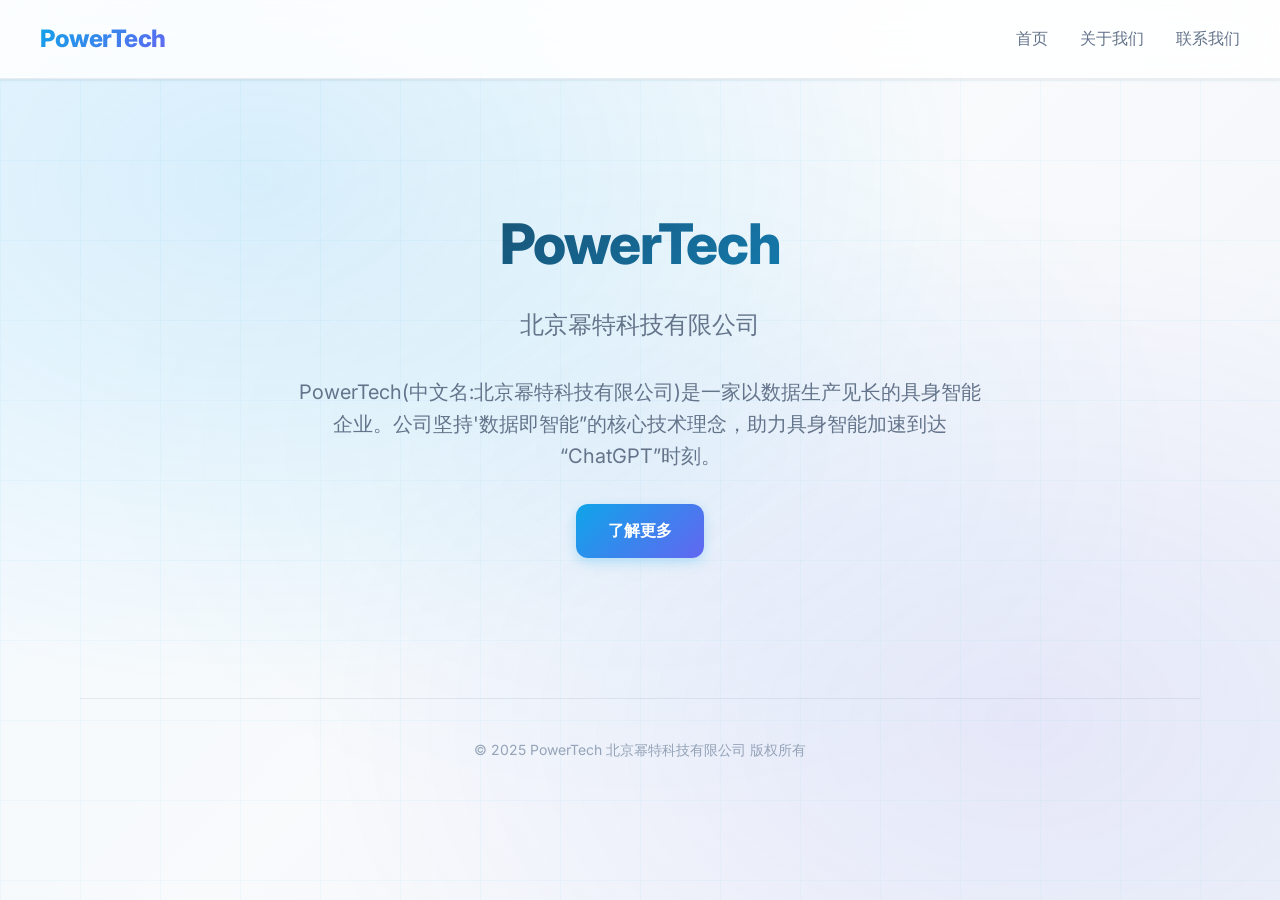
<file: index.html>
<!DOCTYPE html>
<html lang="zh-CN">
<head>
<meta charset="UTF-8">
<meta name="viewport" content="width=device-width, initial-scale=1.0">
<title>PowerTech - 北京幂特科技有限公司</title>
<link rel="stylesheet" href="styles.css">
<link href="https://fonts.googleapis.com/css2?family=Inter:wght@400;500;600;700;800&display=swap" rel="stylesheet">
</head>
<body>
<nav class="nav">
  <div class="nav-brand">PowerTech</div>
  <div class="nav-links">
    <a href="index.html">首页</a>
    <a href="about.html">关于我们</a>
    <a href="contact.html">联系我们</a>
  </div>
</nav>

<div class="container">
  <section class="hero">
    <h1>PowerTech</h1>
    <h2>北京幂特科技有限公司</h2>
    <p>PowerTech(中文名:北京幂特科技有限公司)是一家以数据生产见长的具身智能企业。公司坚持'数据即智能”的核心技术理念，助力具身智能加速到达“ChatGPT”时刻。</p>
    <a href="about.html" class="btn-glow">了解更多</a>
  </section>


  <footer class="footer">
    <p>&copy; 2025 PowerTech 北京幂特科技有限公司 版权所有</p>
  </footer>
</div>
</body>
</html>
</file>
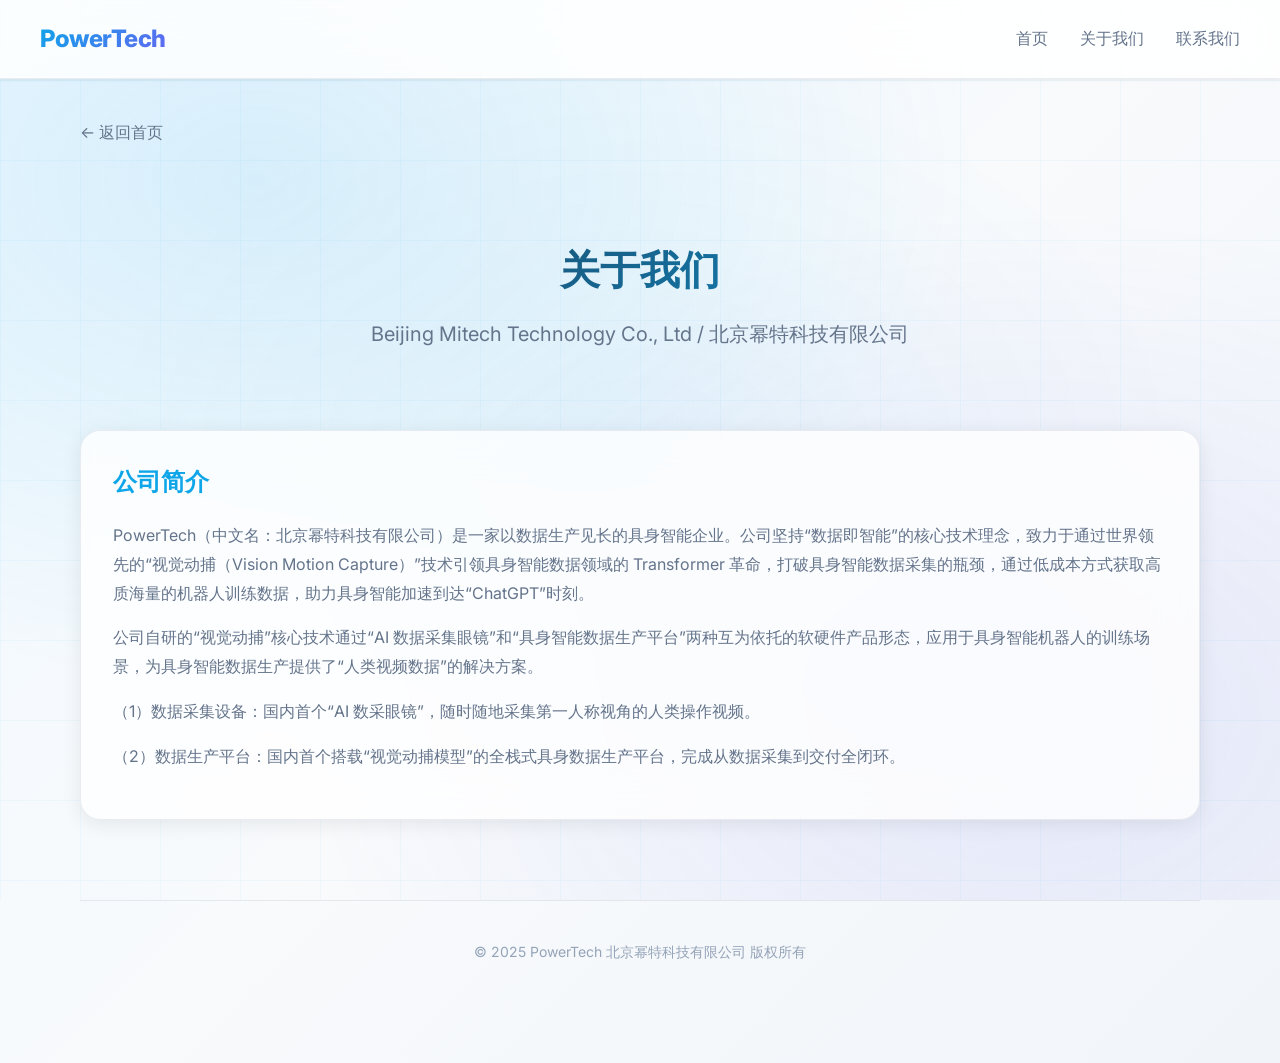
<file: about.html>
<!DOCTYPE html>
<html lang="zh-CN">
<head>
<meta charset="UTF-8">
<meta name="viewport" content="width=device-width, initial-scale=1.0">
<title>关于我们 - Beijing Mitech Technology Co., Ltd</title>
<link rel="stylesheet" href="styles.css">
<link href="https://fonts.googleapis.com/css2?family=Inter:wght@400;500;600;700;800&display=swap" rel="stylesheet">
</head>
<body>
<nav class="nav">
  <div class="nav-brand">PowerTech</div>
  <div class="nav-links">
    <a href="index.html">首页</a>
    <a href="about.html">关于我们</a>
    <a href="contact.html">联系我们</a>
  </div>
</nav>

<div class="container">
  <a href="index.html" class="back-link">← 返回首页</a>
  
  <header class="page-header">
    <h1>关于我们</h1>
    <h2>Beijing Mitech Technology Co., Ltd / 北京幂特科技有限公司</h2>
  </header>

  <section class="content-section">
    <div class="glass-card">
      <h3>公司简介</h3>
      <p>PowerTech（中文名：北京幂特科技有限公司）是一家以数据生产见长的具身智能企业。公司坚持“数据即智能”的核心技术理念，致力于通过世界领先的“视觉动捕（Vision Motion Capture）”技术引领具身智能数据领域的 Transformer 革命，打破具身智能数据采集的瓶颈，通过低成本方式获取高质海量的机器人训练数据，助力具身智能加速到达“ChatGPT”时刻。</p>
      <p>公司自研的“视觉动捕”核心技术通过“AI 数据采集眼镜”和“具身智能数据生产平台”两种互为依托的软硬件产品形态，应用于具身智能机器人的训练场景，为具身智能数据生产提供了“人类视频数据”的解决方案。</p>
      <p>（1）数据采集设备：国内首个“AI 数采眼镜”，随时随地采集第一人称视角的人类操作视频。</p>
      <p>（2）数据生产平台：国内首个搭载“视觉动捕模型”的全栈式具身数据生产平台，完成从数据采集到交付全闭环。</p>
    </div>
  </section>


  <footer class="footer">
    <p>&copy; 2025 PowerTech 北京幂特科技有限公司 版权所有</p>
  </footer>
</div>
</body>
</html>
</file>
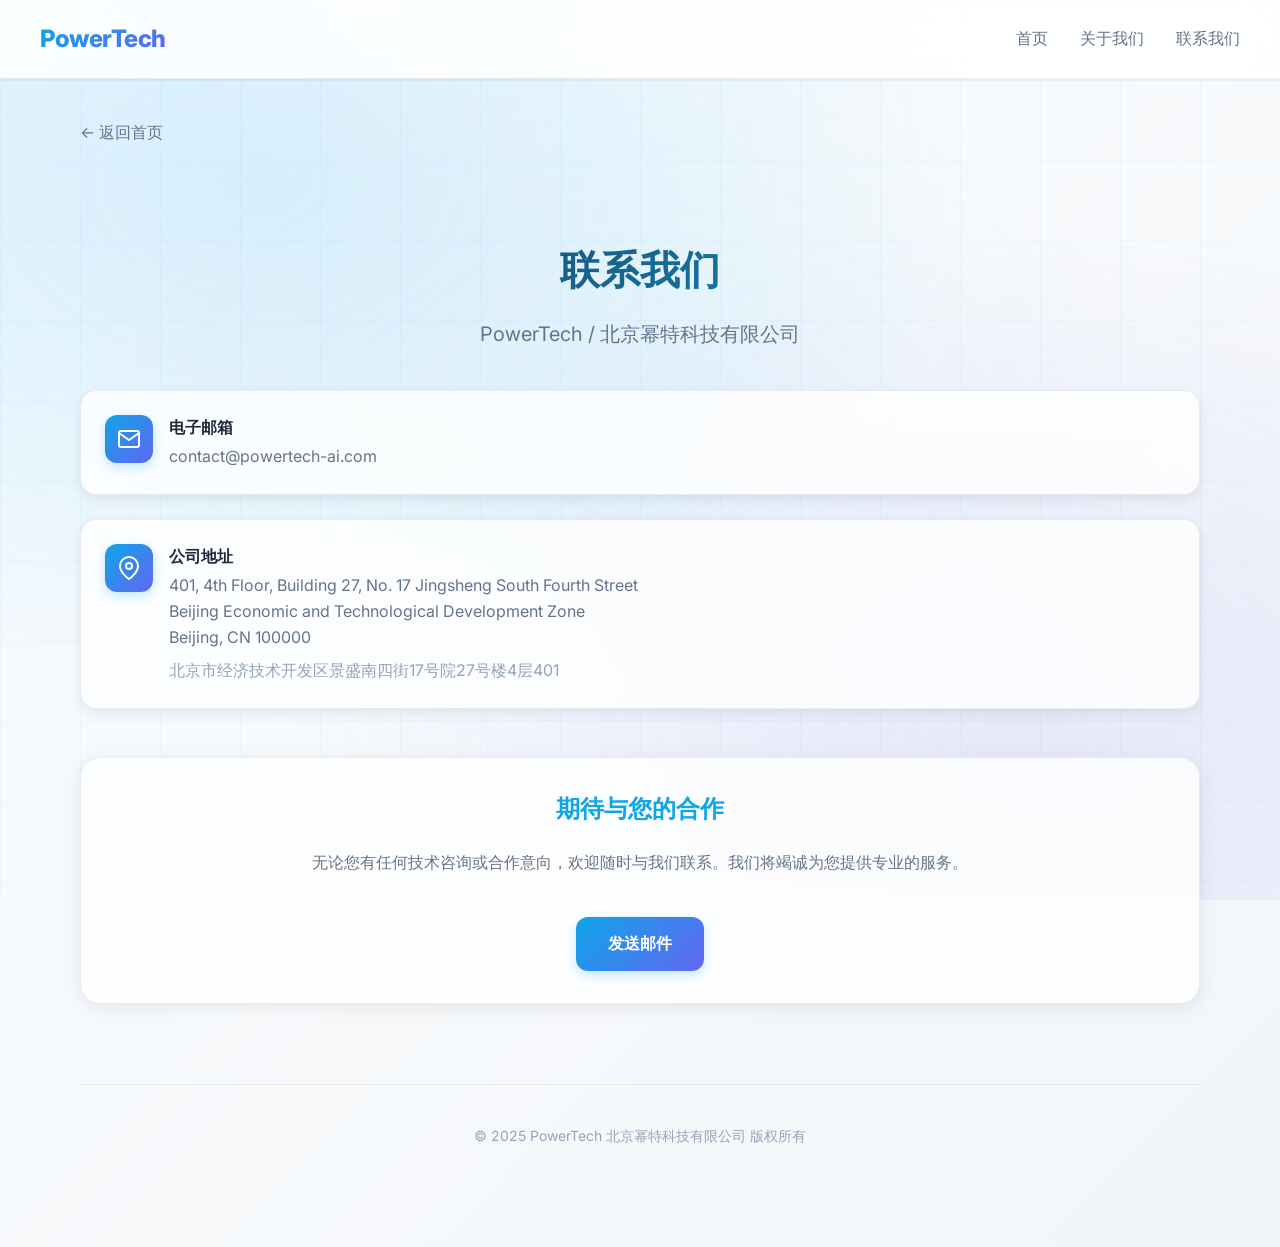
<file: contact.html>
<!DOCTYPE html>
<html lang="zh-CN">
<head>
<meta charset="UTF-8">
<meta name="viewport" content="width=device-width, initial-scale=1.0">
<title>联系我们 - PowerTech</title>
<link rel="stylesheet" href="styles.css">
<link href="https://fonts.googleapis.com/css2?family=Inter:wght@400;500;600;700;800&display=swap" rel="stylesheet">
</head>
<body>
<nav class="nav">
  <div class="nav-brand">PowerTech</div>
  <div class="nav-links">
    <a href="index.html">首页</a>
    <a href="about.html">关于我们</a>
    <a href="contact.html">联系我们</a>
  </div>
</nav>

<div class="container">
  <a href="index.html" class="back-link">← 返回首页</a>
  
  <header class="page-header">
    <h1>联系我们</h1>
    <h2>PowerTech / 北京幂特科技有限公司</h2>
  </header>

  <section class="contact-info">
    <div class="contact-item">
      <div class="contact-icon">
        <svg width="24" height="24" viewBox="0 0 24 24" fill="none" stroke="currentColor" stroke-width="2">
          <path d="M4 4h16c1.1 0 2 .9 2 2v12c0 1.1-.9 2-2 2H4c-1.1 0-2-.9-2-2V6c0-1.1.9-2 2-2z"></path>
          <polyline points="22,6 12,13 2,6"></polyline>
        </svg>
      </div>
      <div class="contact-content">
        <h4>电子邮箱</h4>
        <p>contact@powertech-ai.com</p>
      </div>
    </div>

    <div class="contact-item">
      <div class="contact-icon">
        <svg width="24" height="24" viewBox="0 0 24 24" fill="none" stroke="currentColor" stroke-width="2">
          <path d="M21 10c0 7-9 13-9 13s-9-6-9-13a9 9 0 0 1 18 0z"></path>
          <circle cx="12" cy="10" r="3"></circle>
        </svg>
      </div>
      <div class="contact-content">
        <h4>公司地址</h4>
        <p>401, 4th Floor, Building 27, No. 17 Jingsheng South Fourth Street</p>
        <p>Beijing Economic and Technological Development Zone</p>
        <p>Beijing, CN 100000</p>
        <p style="margin-top: 8px; color: var(--text-muted);">北京市经济技术开发区景盛南四街17号院27号楼4层401</p>
      </div>
    </div>
  </section>

  <section class="content-section" style="margin-top: 48px;">
    <div class="glass-card" style="text-align: center;">
      <h3>期待与您的合作</h3>
      <p>无论您有任何技术咨询或合作意向，欢迎随时与我们联系。我们将竭诚为您提供专业的服务。</p>
      <a href="mailto:contact@powertech-ai.com" class="btn-glow" style="margin-top: 24px;">发送邮件</a>
    </div>
  </section>

  <footer class="footer">
    <p>&copy; 2025 PowerTech 北京幂特科技有限公司 版权所有</p>
  </footer>
</div>
</body>
</html>
</file>
<file: styles.css>
/* Mitech Technology - Global Styles (Light Theme) */

:root {
  --bg-primary: #f8fafc;
  --bg-secondary: #ffffff;
  --bg-card: rgba(255, 255, 255, 0.8);
  --accent-primary: #0ea5e9;
  --accent-secondary: #6366f1;
  --text-primary: #1e293b;
  --text-secondary: #64748b;
  --text-muted: #94a3b8;
  --border-color: rgba(148, 163, 184, 0.2);
  --glow-primary: rgba(14, 165, 233, 0.25);
  --glow-secondary: rgba(99, 102, 241, 0.25);
  --shadow-color: rgba(0, 0, 0, 0.08);
}

* {
  margin: 0;
  padding: 0;
  box-sizing: border-box;
}

html {
  scroll-behavior: smooth;
}

body {
  font-family: 'Inter', -apple-system, BlinkMacSystemFont, 'Segoe UI', Roboto, sans-serif;
  background: linear-gradient(135deg, #f0f9ff 0%, #f8fafc 50%, #f1f5f9 100%);
  color: var(--text-primary);
  line-height: 1.6;
  min-height: 100vh;
  overflow-x: hidden;
}

/* Animated Background */
body::before {
  content: '';
  position: fixed;
  top: 0;
  left: 0;
  width: 100%;
  height: 100%;
  background: 
    radial-gradient(ellipse at 20% 20%, rgba(14, 165, 233, 0.12) 0%, transparent 50%),
    radial-gradient(ellipse at 80% 80%, rgba(99, 102, 241, 0.1) 0%, transparent 50%),
    radial-gradient(ellipse at 50% 50%, rgba(14, 165, 233, 0.05) 0%, transparent 60%);
  z-index: -2;
  animation: bgPulse 10s ease-in-out infinite;
}

@keyframes bgPulse {
  0%, 100% { opacity: 1; transform: scale(1); }
  50% { opacity: 0.8; transform: scale(1.05); }
}

/* Subtle Grid Pattern */
body::after {
  content: '';
  position: fixed;
  top: 0;
  left: 0;
  width: 100%;
  height: 100%;
  background-image: 
    linear-gradient(rgba(14, 165, 233, 0.04) 1px, transparent 1px),
    linear-gradient(90deg, rgba(14, 165, 233, 0.04) 1px, transparent 1px);
  background-size: 80px 80px;
  z-index: -1;
}

/* Navigation */
.nav {
  position: fixed;
  top: 0;
  left: 0;
  right: 0;
  padding: 20px 40px;
  background: rgba(255, 255, 255, 0.85);
  backdrop-filter: blur(20px);
  -webkit-backdrop-filter: blur(20px);
  border-bottom: 1px solid var(--border-color);
  z-index: 1000;
  display: flex;
  justify-content: space-between;
  align-items: center;
  box-shadow: 0 1px 3px var(--shadow-color);
}

.nav-brand {
  font-size: 1.5rem;
  font-weight: 800;
  background: linear-gradient(135deg, var(--accent-primary), var(--accent-secondary));
  -webkit-background-clip: text;
  -webkit-text-fill-color: transparent;
  background-clip: text;
  letter-spacing: -0.02em;
}

.nav-links {
  display: flex;
  gap: 32px;
}

.nav a {
  color: var(--text-secondary);
  text-decoration: none;
  font-weight: 500;
  transition: all 0.3s ease;
  position: relative;
}

.nav a:hover {
  color: var(--accent-primary);
}

.nav a::after {
  content: '';
  position: absolute;
  bottom: -4px;
  left: 0;
  width: 0;
  height: 2px;
  background: linear-gradient(90deg, var(--accent-primary), var(--accent-secondary));
  transition: width 0.3s ease;
}

.nav a:hover::after {
  width: 100%;
}

/* Main Container */
.container {
  max-width: 1200px;
  margin: 0 auto;
  padding: 120px 40px 60px;
}

/* Hero Section */
.hero {
  text-align: center;
  padding: 80px 0 60px;
}

.hero h1 {
  font-size: 3.5rem;
  font-weight: 800;
  margin-bottom: 16px;
  background: linear-gradient(135deg, var(--text-primary) 0%, var(--accent-primary) 100%);
  -webkit-background-clip: text;
  -webkit-text-fill-color: transparent;
  background-clip: text;
  letter-spacing: -0.02em;
}

.hero h2 {
  font-size: 1.5rem;
  color: var(--text-secondary);
  font-weight: 400;
  margin-bottom: 32px;
}

.hero p {
  font-size: 1.25rem;
  color: var(--text-secondary);
  max-width: 700px;
  margin: 0 auto 32px;
}

/* Glass Cards */
.glass-card {
  background: var(--bg-card);
  backdrop-filter: blur(20px);
  -webkit-backdrop-filter: blur(20px);
  border: 1px solid var(--border-color);
  border-radius: 20px;
  padding: 32px;
  transition: all 0.3s ease;
  box-shadow: 0 4px 20px var(--shadow-color);
}

.glass-card:hover {
  transform: translateY(-6px);
  border-color: rgba(14, 165, 233, 0.3);
  box-shadow: 0 20px 40px rgba(0, 0, 0, 0.1), 0 0 60px var(--glow-primary);
}

/* Cards Grid */
.cards-grid {
  display: grid;
  grid-template-columns: repeat(auto-fit, minmax(300px, 1fr));
  gap: 28px;
  margin-top: 48px;
}

.card-icon {
  width: 60px;
  height: 60px;
  background: linear-gradient(135deg, var(--accent-primary), var(--accent-secondary));
  border-radius: 16px;
  display: flex;
  align-items: center;
  justify-content: center;
  margin-bottom: 20px;
  font-size: 1.75rem;
  box-shadow: 0 8px 20px rgba(14, 165, 233, 0.3);
}

.card h3 {
  font-size: 1.25rem;
  margin-bottom: 12px;
  color: var(--text-primary);
  font-weight: 600;
}

.card p {
  color: var(--text-secondary);
  font-size: 0.95rem;
  line-height: 1.7;
}

/* Page Header */
.page-header {
  text-align: center;
  padding: 60px 0 40px;
}

.page-header h1 {
  font-size: 2.5rem;
  font-weight: 700;
  margin-bottom: 16px;
  background: linear-gradient(135deg, var(--text-primary), var(--accent-primary));
  -webkit-background-clip: text;
  -webkit-text-fill-color: transparent;
  background-clip: text;
}

.page-header h2 {
  font-size: 1.25rem;
  color: var(--text-secondary);
  font-weight: 400;
}

/* Content Sections */
.content-section {
  margin: 40px 0;
}

.content-section h3 {
  font-size: 1.5rem;
  margin-bottom: 20px;
  color: var(--accent-primary);
}

.content-section p {
  color: var(--text-secondary);
  line-height: 1.8;
  margin-bottom: 16px;
}

/* Tags/Badges */
.tag-container {
  display: flex;
  flex-wrap: wrap;
  gap: 12px;
  margin-top: 20px;
}

.tag {
  background: rgba(14, 165, 233, 0.1);
  border: 1px solid rgba(14, 165, 233, 0.3);
  color: var(--accent-primary);
  padding: 8px 16px;
  border-radius: 20px;
  font-size: 0.875rem;
  transition: all 0.3s ease;
}

.tag:hover {
  background: rgba(14, 165, 233, 0.15);
  transform: translateY(-2px);
  box-shadow: 0 4px 12px var(--glow-primary);
}

/* Contact Info */
.contact-info {
  display: grid;
  gap: 24px;
}

.contact-item {
  display: flex;
  align-items: flex-start;
  gap: 16px;
  padding: 24px;
  background: var(--bg-card);
  backdrop-filter: blur(20px);
  -webkit-backdrop-filter: blur(20px);
  border: 1px solid var(--border-color);
  border-radius: 16px;
  transition: all 0.3s ease;
  box-shadow: 0 4px 12px var(--shadow-color);
}

.contact-item:hover {
  border-color: rgba(14, 165, 233, 0.4);
  transform: translateY(-2px);
  box-shadow: 0 12px 24px var(--shadow-color);
}

.contact-icon {
  width: 48px;
  height: 48px;
  background: linear-gradient(135deg, var(--accent-primary), var(--accent-secondary));
  border-radius: 12px;
  display: flex;
  align-items: center;
  justify-content: center;
  flex-shrink: 0;
  box-shadow: 0 4px 12px var(--glow-primary);
}

.contact-icon svg {
  stroke: white;
}

.contact-content h4 {
  color: var(--text-primary);
  margin-bottom: 4px;
}

.contact-content p {
  color: var(--text-secondary);
  margin: 0;
}

/* Back Link */
.back-link {
  display: inline-flex;
  align-items: center;
  gap: 8px;
  color: var(--text-secondary);
  text-decoration: none;
  margin-bottom: 32px;
  transition: color 0.3s ease;
}

.back-link:hover {
  color: var(--accent-primary);
}

/* Footer */
.footer {
  text-align: center;
  padding: 40px;
  border-top: 1px solid var(--border-color);
  margin-top: 80px;
  color: var(--text-muted);
  font-size: 0.875rem;
}

/* Glow Button */
.btn-glow {
  display: inline-block;
  padding: 14px 32px;
  background: linear-gradient(135deg, var(--accent-primary), var(--accent-secondary));
  color: white;
  text-decoration: none;
  border-radius: 12px;
  font-weight: 600;
  transition: all 0.3s ease;
  border: none;
  cursor: pointer;
  box-shadow: 0 4px 12px var(--glow-primary);
}

.btn-glow:hover {
  transform: translateY(-2px);
  box-shadow: 0 10px 30px var(--glow-primary);
}

/* Responsive */
@media (max-width: 768px) {
  .nav {
    padding: 16px 20px;
  }
  
  .nav-links {
    gap: 20px;
  }
  
  .container {
    padding: 100px 20px 40px;
  }
  
  .hero h1 {
    font-size: 2rem;
  }
  
  .hero h2 {
    font-size: 1.1rem;
  }
  
  .hero p {
    font-size: 1rem;
  }
  
  .cards-grid {
    grid-template-columns: 1fr;
  }
  
  .page-header h1 {
    font-size: 1.75rem;
  }
}

/* Animations */
@keyframes fadeInUp {
  from {
    opacity: 0;
    transform: translateY(20px);
  }
  to {
    opacity: 1;
    transform: translateY(0);
  }
}

.animate-in {
  animation: fadeInUp 0.6s ease-out forwards;
}
</file>
